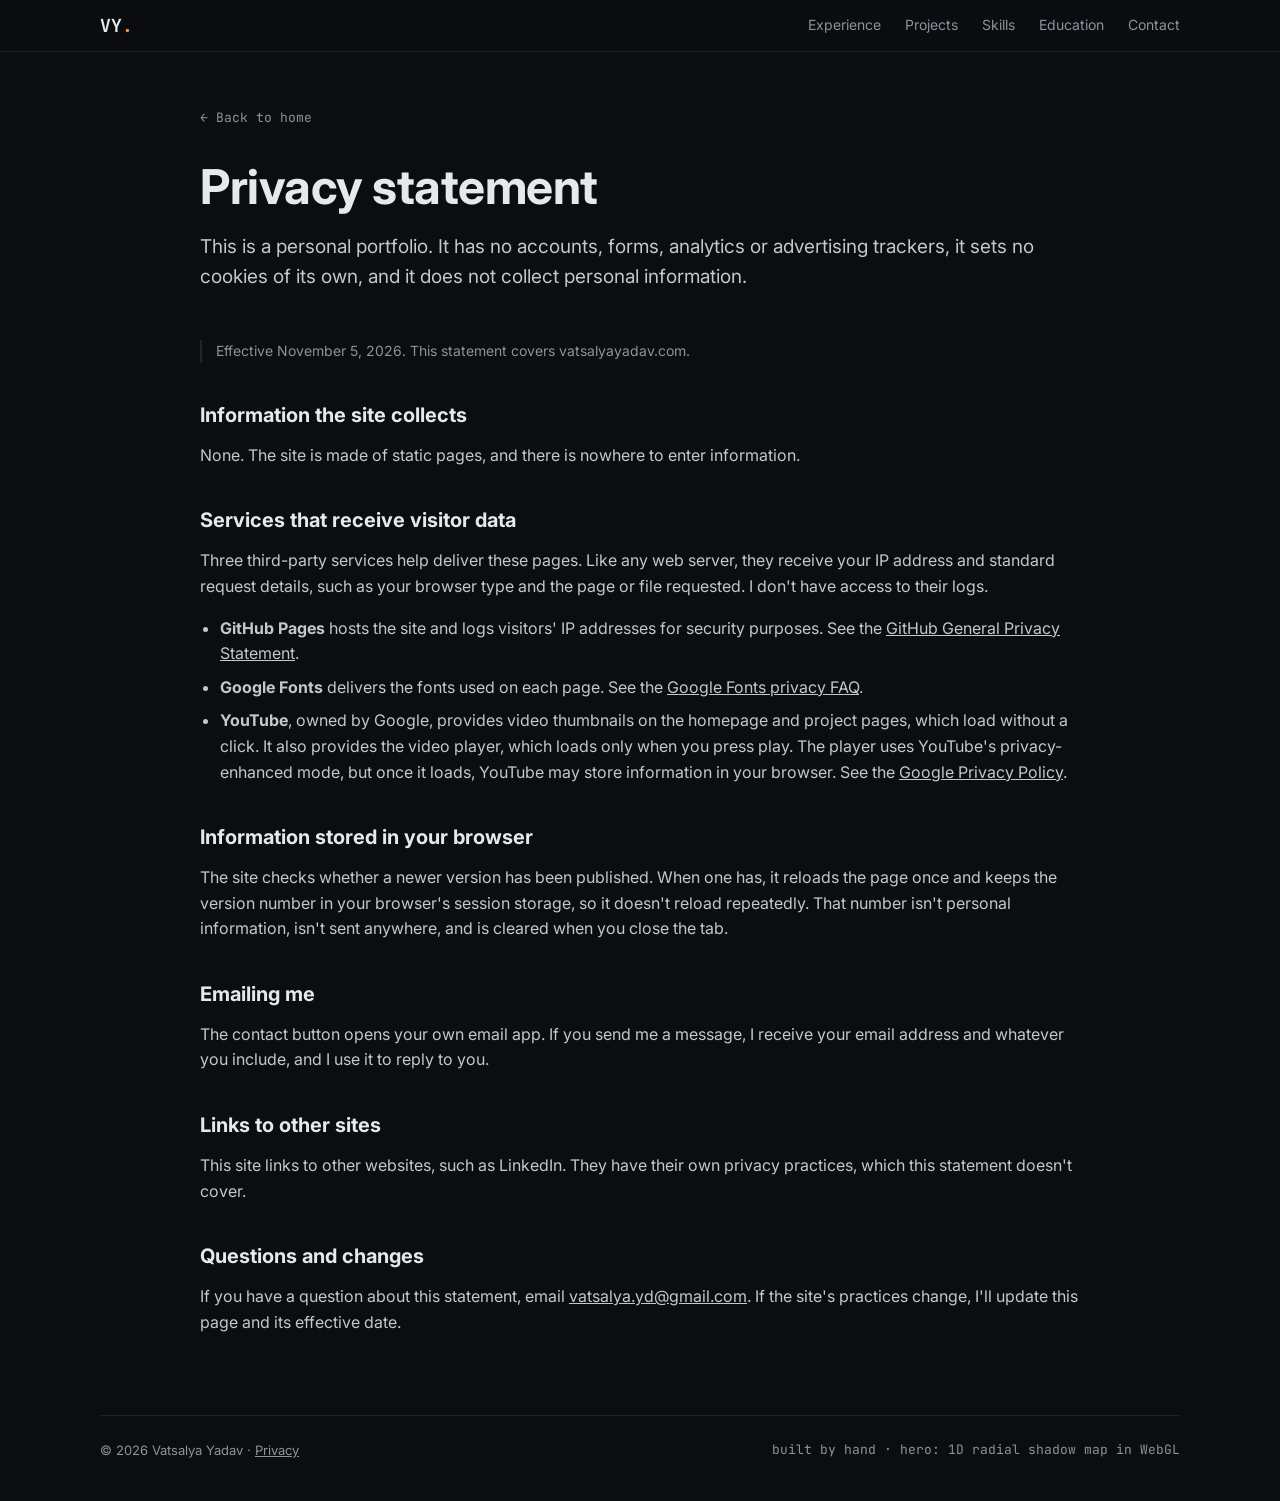
<file: privacy.html>
<!doctype html>
<html lang="en">
<head>
  <meta charset="utf-8">
  <meta name="viewport" content="width=device-width, initial-scale=1">
  <title>Privacy statement — Vatsalya Yadav</title>
  <meta name="description" content="What information vatsalyayadav.com collects, and what its hosting and font providers receive.">
  <meta name="theme-color" content="#0b0d10">
  <meta name="site-version" content="f834c045e9">
  <script src="update.js?v=aa5238535c" async></script>
  <link rel="preconnect" href="https://fonts.googleapis.com">
  <link rel="preconnect" href="https://fonts.gstatic.com" crossorigin>
  <link href="https://fonts.googleapis.com/css2?family=Inter:wght@400;500;600;700&family=JetBrains+Mono:wght@400;500&display=swap" rel="stylesheet">
  <link rel="stylesheet" href="styles.css?v=c181248927">
</head>
<body>
  <header class="nav is-scrolled">
    <a class="nav__brand" href="./">VY<span>.</span></a>
    <nav class="nav__links" aria-label="Primary">
      <a href="./#experience">Experience</a>
      <a href="./#projects">Projects</a>
      <a href="./#skills">Skills</a>
      <a href="./#education">Education</a>
      <a href="./#contact">Contact</a>
    </nav>
  </header>

  <main class="wrap project">
    <a class="back" href="./">← Back to home</a>
    <header class="project__head">
      <h1>Privacy statement</h1>
      <p class="project__summary">This is a personal portfolio. It has no accounts, forms, analytics or advertising trackers, it sets no cookies of its own, and it does not collect personal information.</p>
    </header>
    <article class="project__body">
      <p class="project__note">Effective November 5, 2026. This statement covers vatsalyayadav.com.</p>

      <h2>Information the site collects</h2>
      <p>None. The site is made of static pages, and there is nowhere to enter information.</p>

      <h2>Services that receive visitor data</h2>
      <p>Three third-party services help deliver these pages. Like any web server, they receive your IP address and standard request details, such as your browser type and the page or file requested. I don't have access to their logs.</p>
      <ul class="project__list">
        <li><strong>GitHub Pages</strong> hosts the site and logs visitors' IP addresses for security purposes. See the <a href="https://docs.github.com/en/site-policy/privacy-policies/github-general-privacy-statement">GitHub General Privacy Statement</a>.</li>
        <li><strong>Google Fonts</strong> delivers the fonts used on each page. See the <a href="https://developers.google.com/fonts/faq/privacy">Google Fonts privacy FAQ</a>.</li>
        <li><strong>YouTube</strong>, owned by Google, provides video thumbnails on the homepage and project pages, which load without a click. It also provides the video player, which loads only when you press play. The player uses YouTube's privacy-enhanced mode, but once it loads, YouTube may store information in your browser. See the <a href="https://policies.google.com/privacy">Google Privacy Policy</a>.</li>
      </ul>

      <h2>Information stored in your browser</h2>
      <p>The site checks whether a newer version has been published. When one has, it reloads the page once and keeps the version number in your browser's session storage, so it doesn't reload repeatedly. That number isn't personal information, isn't sent anywhere, and is cleared when you close the tab.</p>

      <h2>Emailing me</h2>
      <p>The contact button opens your own email app. If you send me a message, I receive your email address and whatever you include, and I use it to reply to you.</p>

      <h2>Links to other sites</h2>
      <p>This site links to other websites, such as LinkedIn. They have their own privacy practices, which this statement doesn't cover.</p>

      <h2>Questions and changes</h2>
      <p>If you have a question about this statement, email <a href="mailto:vatsalya.yd@gmail.com">vatsalya.yd@gmail.com</a>. If the site's practices change, I'll update this page and its effective date.</p>
    </article>
  </main>

  <footer class="footer wrap">
    <span>© <span id="year">2026</span> Vatsalya Yadav · <a href="privacy.html">Privacy</a></span>
    <span class="mono">built by hand · hero: 1D radial shadow map in WebGL</span>
  </footer>

  <script>document.getElementById('year').textContent = new Date().getFullYear();</script>
</body>
</html>
</file>
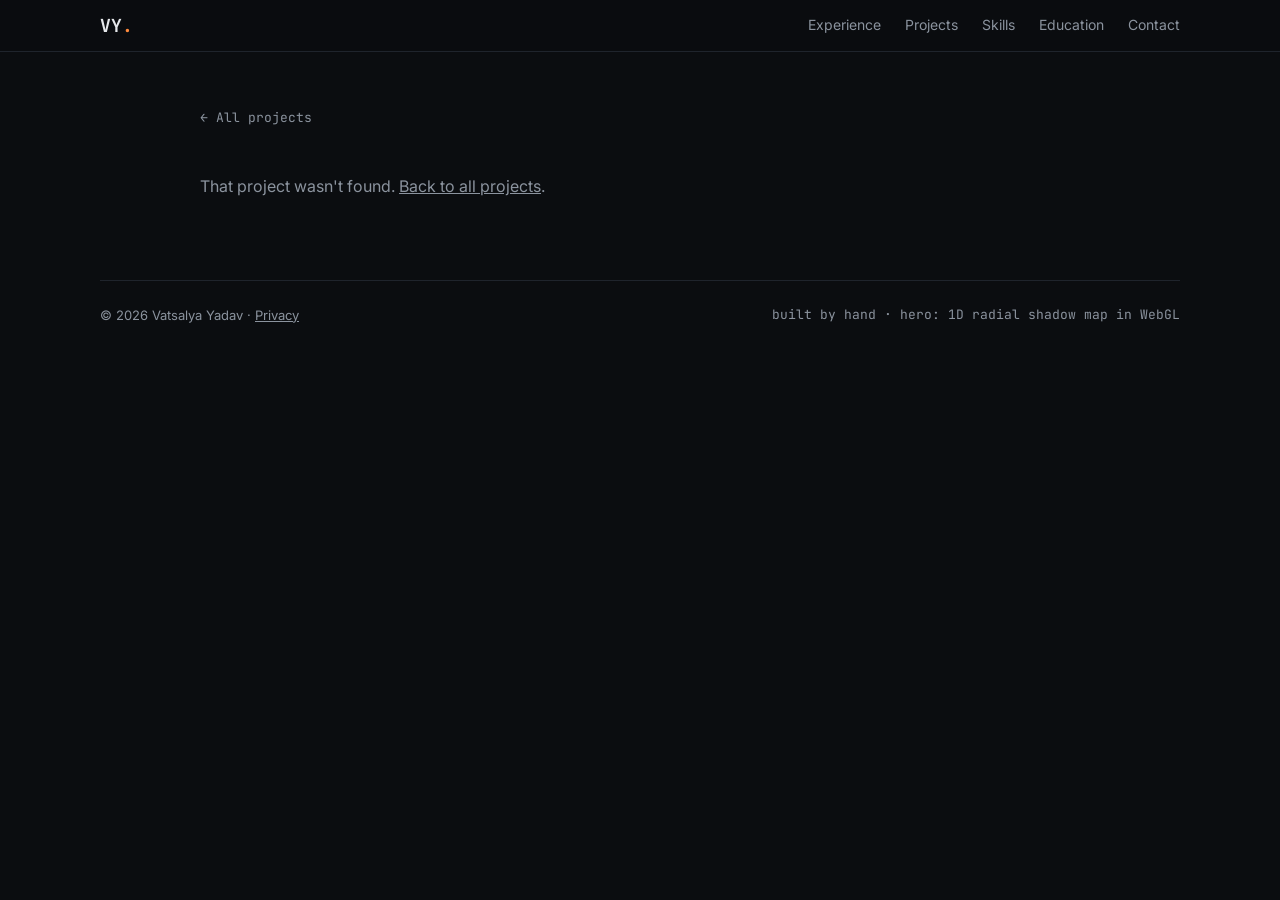
<file: project.html>
<!doctype html>
<html lang="en">
<head>
  <meta charset="utf-8">
  <meta name="viewport" content="width=device-width, initial-scale=1">
  <title>Project — Vatsalya Yadav</title>
  <meta name="description" content="Project details from Vatsalya Yadav's graphics, engine and game engineering portfolio.">
  <meta name="theme-color" content="#0b0d10">
  <meta name="site-version" content="f834c045e9">
  <script src="update.js?v=aa5238535c" async></script>
  <link rel="preconnect" href="https://fonts.googleapis.com">
  <link rel="preconnect" href="https://fonts.gstatic.com" crossorigin>
  <link href="https://fonts.googleapis.com/css2?family=Inter:wght@400;500;600;700&family=JetBrains+Mono:wght@400;500&display=swap" rel="stylesheet">
  <link rel="stylesheet" href="styles.css?v=c181248927">
</head>
<body>
  <header class="nav is-scrolled">
    <a class="nav__brand" href="./">VY<span>.</span></a>
    <nav class="nav__links" aria-label="Primary">
      <a href="./#experience">Experience</a>
      <a href="./#projects">Projects</a>
      <a href="./#skills">Skills</a>
      <a href="./#education">Education</a>
      <a href="./#contact">Contact</a>
    </nav>
  </header>

  <main class="wrap project" id="project">
    <a class="back" href="./#projects">← All projects</a>
    <p class="project__missing" hidden>That project wasn't found. <a href="./#projects">Back to all projects</a>.</p>
  </main>

  <dialog class="lightbox" id="lightbox" aria-label="Image viewer">
    <button class="lightbox__close" aria-label="Close image viewer">×</button>
    <div class="lightbox__stage">
      <img alt="">
      <button class="lightbox__nav lightbox__nav--prev" aria-label="Previous image">‹</button>
      <button class="lightbox__nav lightbox__nav--next" aria-label="Next image">›</button>
    </div>
    <div class="lightbox__bar">
      <span class="lightbox__caption"></span>
      <span class="lightbox__count"></span>
    </div>
  </dialog>

  <footer class="footer wrap">
    <span>© <span id="year">2026</span> Vatsalya Yadav · <a href="privacy.html">Privacy</a></span>
    <span class="mono">built by hand · hero: 1D radial shadow map in WebGL</span>
  </footer>

  <script src="projects.js?v=b4e81e9b87"></script>
  <script src="project.js?v=462c58e25b"></script>
</body>
</html>
</file>
<file: styles.css>
:root {
  --bg: #0b0d10;
  --bg-2: #12151a;
  --line: #1f242c;
  --text: #e6e8eb;
  --muted: #8b939e;
  --accent: #ff8a3d;
  --accent-2: #4fd1c5;
  --radius: 12px;
  --mono: "JetBrains Mono", ui-monospace, Consolas, monospace;
  --sans: "Inter", system-ui, -apple-system, "Segoe UI", sans-serif;
}

* { box-sizing: border-box; }
html { scroll-behavior: smooth; scroll-padding-top: 72px; }
body {
  margin: 0;
  background: var(--bg);
  color: var(--text);
  font: 16px/1.6 var(--sans);
  -webkit-font-smoothing: antialiased;
}
a { color: inherit; }
h1, h2, h3 { line-height: 1.2; margin: 0; }
ul { margin: 0; }
.mono { font-family: var(--mono); }
.wrap { width: min(1080px, 100% - 32px); margin-inline: auto; }

/* Nav */
.nav {
  position: fixed; inset: 0 0 auto 0; z-index: 10;
  display: flex; align-items: center; justify-content: space-between;
  padding: 14px max(16px, (100% - 1080px) / 2);
  background: rgba(11, 13, 16, 0.7);
  backdrop-filter: blur(10px);
  border-bottom: 1px solid transparent;
  transition: border-color .2s;
}
.nav.is-scrolled { border-bottom-color: var(--line); }
.nav__brand { font: 700 18px var(--mono); text-decoration: none; }
.nav__brand span { color: var(--accent); }
.nav__links { display: flex; gap: 24px; }
.nav__links a { color: var(--muted); text-decoration: none; font-size: 14px; transition: color .15s; }
.nav__links a:hover { color: var(--text); }

/* Hero */
.hero {
  position: relative; min-height: 100vh; min-height: 100svh;
  display: flex; align-items: center; overflow: hidden;
}
#hero-canvas { position: absolute; inset: 0; width: 100%; height: 100%; display: block; }
.hero__shade {
  position: absolute; inset: 0;
  background: linear-gradient(90deg, rgba(11,13,16,.78) 0%, rgba(11,13,16,.45) 45%, rgba(11,13,16,0) 75%),
              linear-gradient(0deg, var(--bg) 0%, rgba(11,13,16,0) 25%);
}
.hero__content { position: relative; padding-top: 80px; }
.eyebrow { font: 14px var(--mono); color: var(--accent-2); margin: 0 0 16px; }
.hero h1 { font-size: clamp(40px, 7vw, 76px); font-weight: 700; letter-spacing: -0.02em; }
.hero__lede { max-width: 560px; font-size: clamp(17px, 2vw, 19px); color: #c3c8cf; margin: 20px 0 32px; }
.hero__cta { display: flex; flex-wrap: wrap; gap: 12px; }
.hero__meta {
  list-style: none; padding: 0; margin-top: 32px;
  display: flex; flex-wrap: wrap; gap: 8px 24px;
  font: 13px var(--mono); color: var(--muted);
}

.btn {
  display: inline-block; padding: 11px 20px; border-radius: 8px;
  border: 1px solid var(--line); background: rgba(18,21,26,.7);
  text-decoration: none; font-weight: 500; font-size: 15px;
  transition: border-color .15s, transform .15s, background .15s;
}
.btn:hover { border-color: #3a414c; transform: translateY(-1px); }
.btn--primary { background: var(--accent); border-color: var(--accent); color: #1a0e05; }
.btn--primary:hover { background: #ff9d5c; border-color: #ff9d5c; }

/* Sections */
.section { padding: 96px 0 24px; }
.section__title {
  display: flex; align-items: baseline; gap: 14px;
  font-size: 28px; margin-bottom: 40px;
}
.section__title span { font: 14px var(--mono); color: var(--accent); }
.section__title::after { content: ""; flex: 1; height: 1px; background: var(--line); transform: translateY(-6px); }

/* Experience */
.timeline { list-style: none; padding: 0; margin: 0; }
.job {
  position: relative; padding: 0 0 48px 28px;
  border-left: 1px solid var(--line);
}
.job:last-child { padding-bottom: 0; }
.job::before {
  content: ""; position: absolute; left: -5px; top: 8px;
  width: 9px; height: 9px; border-radius: 50%;
  background: var(--bg); border: 2px solid var(--accent);
}
.job__head { display: flex; flex-wrap: wrap; justify-content: space-between; gap: 4px 16px; align-items: baseline; }
.job h3 { font-size: 20px; }
.at { color: var(--accent); font-weight: 500; }
.job__date { font: 13px var(--mono); color: var(--muted); white-space: nowrap; }
.job__sub { margin: 4px 0 12px; color: var(--muted); font-size: 14px; }
.job__sub a { color: var(--accent-2); text-decoration: none; }
.job__sub a:hover { text-decoration: underline; }
.job p { margin: 0 0 10px; }
.job > ul:not(.tags), .card > ul:not(.tags) { padding-left: 18px; color: #c3c8cf; }
.job > ul:not(.tags) li, .card > ul:not(.tags) li { margin-bottom: 6px; }

.tags { list-style: none; padding: 0; display: flex; flex-wrap: wrap; gap: 8px; margin-top: 14px; }
.tags li {
  font: 12px var(--mono); color: var(--accent-2);
  padding: 4px 10px; border-radius: 999px;
  background: rgba(79, 209, 197, .08); border: 1px solid rgba(79, 209, 197, .2);
}

/* Projects */
.grid { display: grid; grid-template-columns: repeat(2, 1fr); gap: 20px; }
.card {
  display: flex; flex-direction: column;
  padding: 24px; border-radius: var(--radius);
  background: var(--bg-2); border: 1px solid var(--line);
  transition: border-color .2s, transform .2s;
}
.card:hover { border-color: #343b46; transform: translateY(-2px); }
.card__top { display: flex; justify-content: space-between; gap: 8px; font: 12px var(--mono); color: var(--muted); margin-bottom: 14px; }
.card__api { color: var(--accent); }
.card h3 { font-size: 20px; margin-bottom: 8px; }
.card p { margin: 0 0 12px; color: #c3c8cf; }
.card > ul:not(.tags) { font-size: 15px; }
.card .tags { margin-top: auto; padding-top: 14px; }
.card strong { color: var(--text); }
.card--link { text-decoration: none; padding-top: 0; overflow: hidden; }
.card--link:hover h3 { color: var(--accent); }
.card--link:focus-visible { outline: 2px solid var(--accent); outline-offset: 3px; }
.card__thumb {
  margin: 0 -24px 18px; aspect-ratio: 16 / 9; overflow: hidden;
  background: #0f1216; border-bottom: 1px solid var(--line);
}
.card__thumb img { width: 100%; height: 100%; object-fit: cover; display: block; transition: transform .4s ease; }
.card--link:hover .card__thumb img { transform: scale(1.04); }
.card__thumb--empty {
  display: grid; place-items: center;
  background:
    linear-gradient(rgba(79,209,197,.06) 1px, transparent 1px) 0 0 / 24px 24px,
    linear-gradient(90deg, rgba(79,209,197,.06) 1px, transparent 1px) 0 0 / 24px 24px,
    radial-gradient(circle at 70% 40%, rgba(255,138,61,.25), transparent 60%), #0f1216;
}
.card__thumb--empty span { font: 500 14px var(--mono); color: var(--muted); }
.card--locked { padding-top: 0; overflow: hidden; }
.card--locked:hover { border-color: var(--line); transform: none; }
/* A pile of frames: the label is the front one, its shadows are the two behind it */
.card__thumb--stack span {
  display: grid; place-items: center; width: 42%; aspect-ratio: 16 / 10;
  transform: translate(-10px, 10px);
  color: var(--text); letter-spacing: .14em;
  background: #1a1f26; border: 1px solid #434b57; border-radius: 8px;
  box-shadow:
    10px -10px 0 -1px #151a20, 10px -10px 0 0 #343b46,
    20px -20px 0 -1px #11151a, 20px -20px 0 0 #2a3038;
}
.group__title {
  font: 500 13px var(--mono); color: var(--muted); text-transform: uppercase; letter-spacing: .08em;
  margin: 0 0 16px;
}
.grid + .group__title { margin-top: 48px; }

/* Project detail page */
.project { padding: 104px 0 64px; max-width: 880px; }
.back { display: inline-block; font: 13px var(--mono); color: var(--muted); text-decoration: none; margin-bottom: 32px; }
.back:hover { color: var(--accent); }
.project__head h1 { font-size: clamp(32px, 5vw, 48px); letter-spacing: -0.01em; }
.project__summary { font-size: 19px; color: #c3c8cf; margin: 16px 0 0; }
.project__links { margin-top: 24px; }
.project__body { margin-top: 48px; }
.project__body h2 { font-size: 20px; margin: 40px 0 16px; }
.project__body p { color: #c3c8cf; margin: 0 0 16px; }
.project__list { padding-left: 20px; color: #c3c8cf; margin: 0 0 24px; }
.project__list li { margin-bottom: 8px; }
.project__note { font-size: 14px; color: var(--muted) !important; border-left: 2px solid var(--line); padding-left: 14px; }
.figures { display: grid; gap: 16px; margin: 0 0 24px; }
.figures--2 { grid-template-columns: repeat(2, 1fr); }
.figures--3 { grid-template-columns: repeat(3, 1fr); }
.figures figure, .video { margin: 0; }
.figures img {
  width: 100%; display: block; border-radius: 8px; border: 1px solid var(--line);
  background: #0f1216; transition: border-color .2s;
}
.figures a { display: block; cursor: zoom-in; }
.figures a:hover img { border-color: var(--accent); }
figcaption { font: 12px var(--mono); color: var(--muted); margin-top: 8px; }
.lightbox {
  width: min(960px, 88vw); height: min(680px, 84dvh);
  max-width: none; max-height: none; padding: 0; overflow: hidden;
  border: 1px solid var(--line); border-radius: var(--radius);
  background: var(--bg-2); color: var(--text);
}
.lightbox[open] { display: grid; grid-template-rows: minmax(0, 1fr) auto; }
.lightbox::backdrop { background: rgba(5, 6, 8, .78); backdrop-filter: blur(4px); }
html:has(.lightbox[open]) { overflow: hidden; scrollbar-gutter: stable; }
.lightbox__stage { position: relative; min-height: 0; background: #0f1216; }
.lightbox__stage img { width: 100%; height: 100%; object-fit: contain; display: block; }
.lightbox__close, .lightbox__nav {
  position: absolute; z-index: 1; width: 40px; height: 40px; padding: 0; border-radius: 8px;
  border: 1px solid var(--line); background: rgba(18,21,26,.8); color: var(--text);
  font: 24px/1 var(--sans); cursor: pointer; transition: border-color .15s, color .15s;
}
.lightbox__close:hover, .lightbox__nav:hover { border-color: var(--accent); color: var(--accent); }
.lightbox__close { top: 12px; right: 12px; }
.lightbox__nav { top: 50%; transform: translateY(-50%); }
.lightbox__nav--prev { left: 12px; }
.lightbox__nav--next { right: 12px; }
.lightbox__bar {
  display: flex; justify-content: space-between; gap: 16px; padding: 12px 16px;
  border-top: 1px solid var(--line); font: 12px var(--mono); color: var(--muted);
}
.lightbox__count { white-space: nowrap; }
.lightbox--single .lightbox__nav, .lightbox--single .lightbox__count { display: none; }
.video { margin-bottom: 24px; }
.video__poster, .video iframe {
  display: block; width: 100%; aspect-ratio: 16 / 9; border: 1px solid var(--line); border-radius: 8px;
  overflow: hidden; background: #000;
}
.video__poster { position: relative; padding: 0; cursor: pointer; }
.video__poster img { width: 100%; height: 100%; object-fit: cover; opacity: .8; transition: opacity .2s; }
.video__poster:hover img { opacity: 1; }
.video__play {
  position: absolute; left: 50%; top: 50%; width: 68px; height: 48px; transform: translate(-50%, -50%);
  border-radius: 12px; background: var(--accent);
}
.video__play::after {
  content: ""; position: absolute; left: 27px; top: 14px;
  border-style: solid; border-width: 10px 0 10px 17px; border-color: transparent transparent transparent #1a0e05;
}
.project__table { border-collapse: collapse; font: 14px var(--mono); margin: 0 0 20px; min-width: 280px; }
.project__table th, .project__table td { text-align: left; padding: 8px 24px 8px 0; border-bottom: 1px solid var(--line); }
.project__table th { color: var(--muted); font-weight: 500; }
.project__table td:last-child { color: var(--accent-2); }
.project__missing { color: var(--muted); }
.project__pager {
  display: grid; grid-template-columns: 1fr 1fr; gap: 16px; margin-top: 64px;
  padding-top: 24px; border-top: 1px solid var(--line);
}
.project__pager a {
  display: flex; flex-direction: column; gap: 4px; padding: 16px 20px; border-radius: var(--radius);
  border: 1px solid var(--line); text-decoration: none; font-weight: 600; transition: border-color .2s;
}
.project__pager a:last-child { text-align: right; }
.project__pager a:hover { border-color: var(--accent); }
.project__pager span { font: 12px var(--mono); color: var(--muted); font-weight: 400; }

/* Skills */
.skills { display: grid; grid-template-columns: repeat(auto-fit, minmax(300px, 1fr)); gap: 20px; }
.skill { padding: 20px 24px; border-radius: var(--radius); border: 1px solid var(--line); }
.skill h3 { font-size: 15px; font-weight: 600; color: var(--muted); }
.skill .tags { margin-top: 12px; }

/* Education */
.edu { display: grid; grid-template-columns: repeat(auto-fit, minmax(300px, 1fr)); gap: 20px; }
.edu__item { padding: 24px; border-radius: var(--radius); background: var(--bg-2); border: 1px solid var(--line); }
.edu__item h3 { font-size: 18px; margin-bottom: 6px; }
.edu__item p { margin: 0 0 10px; color: var(--muted); }

/* Recommendations */
.recs { display: grid; grid-template-columns: repeat(auto-fit, minmax(min(420px, 100%), 1fr)); gap: 20px; }
.rec {
  display: flex; flex-direction: column; margin: 0; padding: 24px;
  border-radius: var(--radius); background: var(--bg-2); border: 1px solid var(--line);
}
.rec__text {
  margin: 0; padding-left: 16px; border-left: 2px solid var(--accent); color: #c3c8cf;
  display: -webkit-box; -webkit-box-orient: vertical; -webkit-line-clamp: 8; overflow: hidden;
}
.rec__text p { margin: 0 0 12px; }
.rec__text p:last-child { margin-bottom: 0; }
.rec.is-open .rec__text { display: block; }
.rec__toggle {
  align-self: flex-start; margin-top: 10px; padding: 0; border: 0; background: none; cursor: pointer;
  font: 13px var(--mono); color: var(--accent);
}
.rec__toggle[hidden] { display: none; }
.rec__toggle:hover { text-decoration: underline; }
.rec__who { display: flex; flex-direction: column; gap: 2px; margin-top: auto; padding-top: 18px; font: 14px var(--sans); color: var(--muted); }
.rec__who strong { color: var(--text); font-size: 16px; }
.rec__meta { font: 12px var(--mono); }
.recs__more { display: inline-block; margin-top: 20px; font: 13px var(--mono); color: var(--muted); text-decoration: none; }
.recs__more:hover { color: var(--accent); }

/* Contact */
.contact { padding-bottom: 96px; }
.contact__lede { font-size: 18px; color: #c3c8cf; margin: 0 0 24px; max-width: 560px; }

/* Skills ticker */
.ticker {
  overflow: hidden; padding: 18px 0; border-top: 1px solid var(--line);
  -webkit-mask-image: linear-gradient(90deg, transparent, #000 8%, #000 92%, transparent);
  mask-image: linear-gradient(90deg, transparent, #000 8%, #000 92%, transparent);
}
.ticker__track { display: flex; width: max-content; animation: ticker 80s linear infinite; }
.ticker:hover .ticker__track { animation-play-state: paused; }
.ticker ul { display: flex; list-style: none; padding: 0; }
.ticker li {
  display: flex; align-items: center; gap: 10px; padding: 0 22px; white-space: nowrap;
  font: 13px var(--mono); color: var(--muted); transition: color .15s;
}
.ticker li:hover { color: var(--accent); }
.ticker svg { width: 22px; height: 22px; flex: none; }
.ticker__mono {
  display: grid; place-items: center; width: 22px; height: 22px; flex: none;
  border: 1.5px solid currentColor; border-radius: 5px; font: 700 9px var(--mono);
}
@keyframes ticker { to { transform: translateX(-50%); } }

.footer {
  display: flex; flex-wrap: wrap; justify-content: space-between; gap: 8px;
  padding: 24px 0 40px; border-top: 1px solid var(--line);
  color: var(--muted); font-size: 13px;
}

/* Reveal on scroll */
.reveal { opacity: 0; transform: translateY(16px); transition: opacity .6s ease, transform .6s ease; }
.reveal.is-visible { opacity: 1; transform: none; }

@media (max-width: 720px) {
  .nav__links { display: none; }
  .hero__shade { background: linear-gradient(0deg, rgba(11,13,16,.95) 15%, rgba(11,13,16,.55) 100%); }
  .section { padding-top: 72px; }
  .grid, .skills, .edu { grid-template-columns: 1fr; }
  .job { padding-left: 20px; }
  .figures--2, .figures--3 { grid-template-columns: 1fr; }
  .lightbox { width: calc(100vw - 32px); height: min(480px, 84dvh); }
  .project { padding-top: 88px; }
  .project__pager { grid-template-columns: 1fr; }
  .project__pager a:last-child { text-align: left; }
}

@media (prefers-reduced-motion: reduce) {
  html { scroll-behavior: auto; }
  .reveal { opacity: 1; transform: none; transition: none; }
  .ticker { -webkit-mask-image: none; mask-image: none; }
  .ticker__track { width: auto; animation: none; }
  .ticker ul { flex-wrap: wrap; justify-content: center; row-gap: 12px; }
  .ticker ul[aria-hidden] { display: none; }
}
</file>
